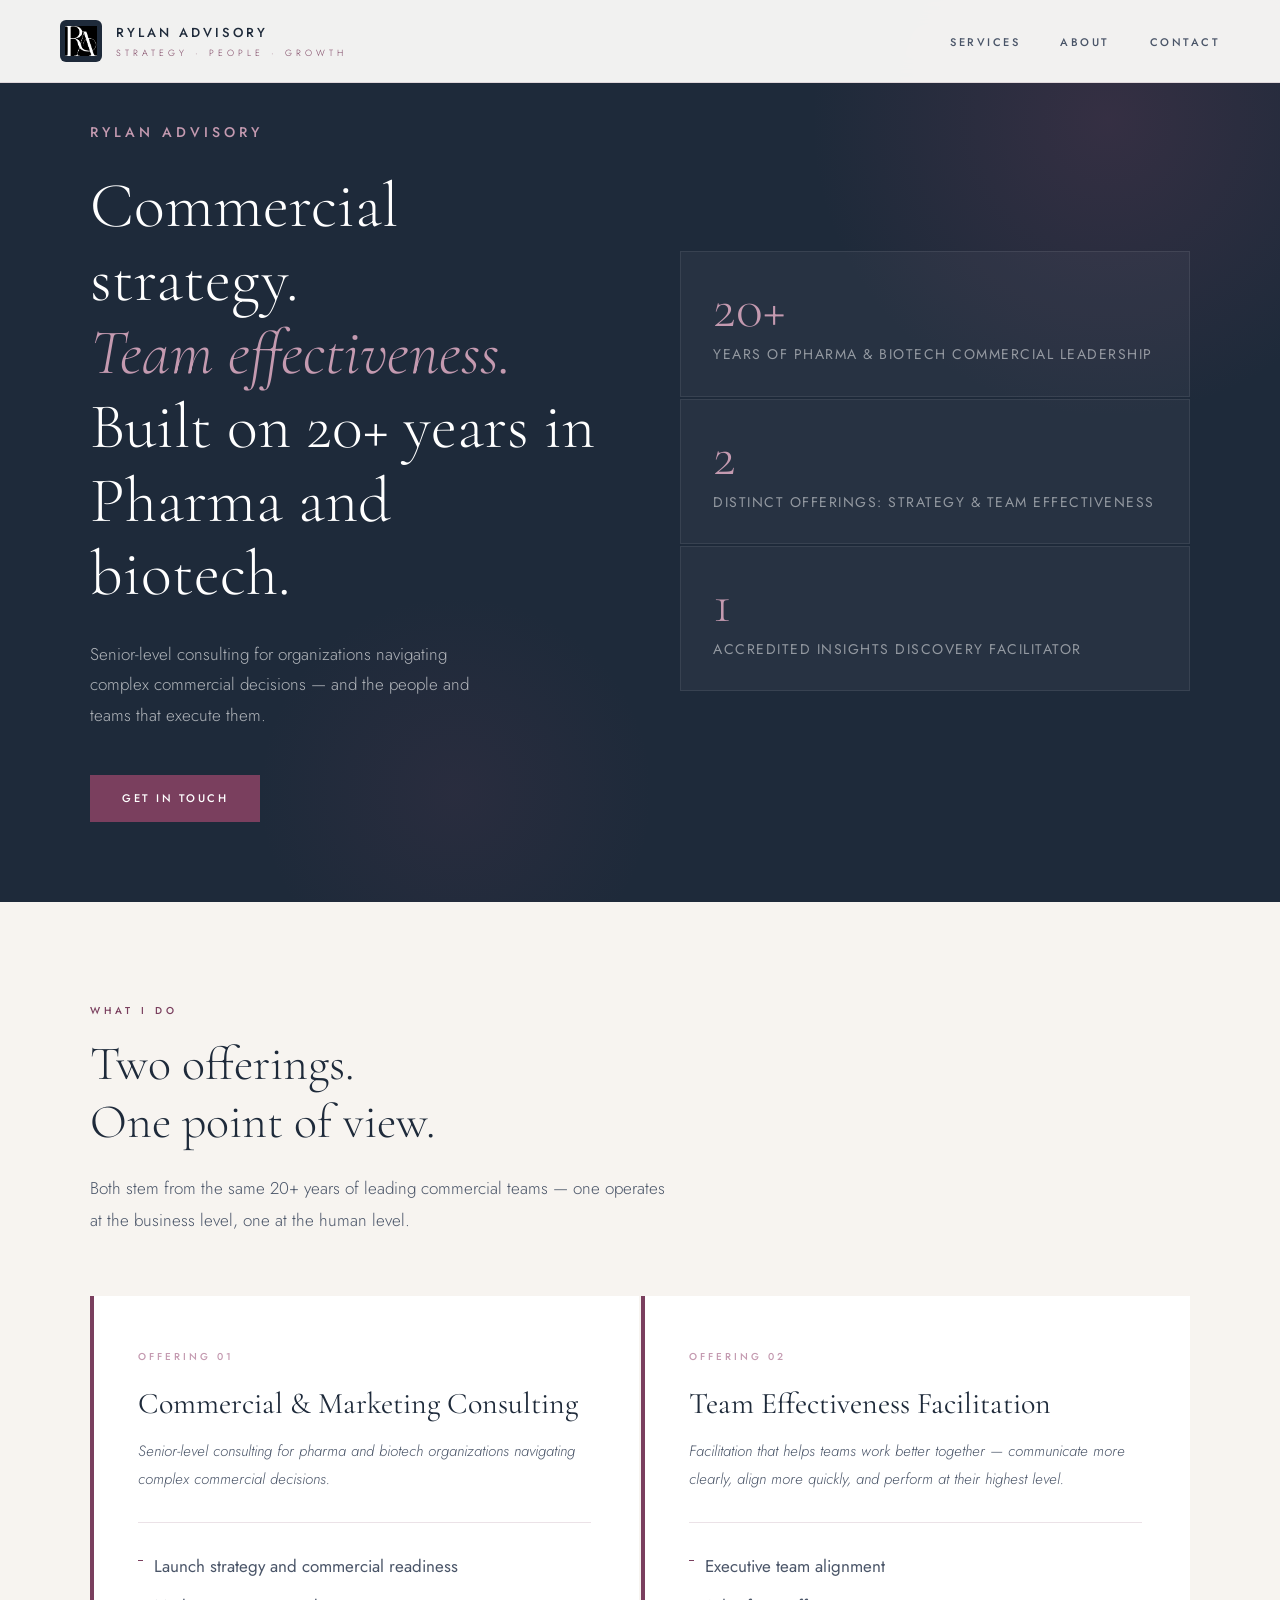
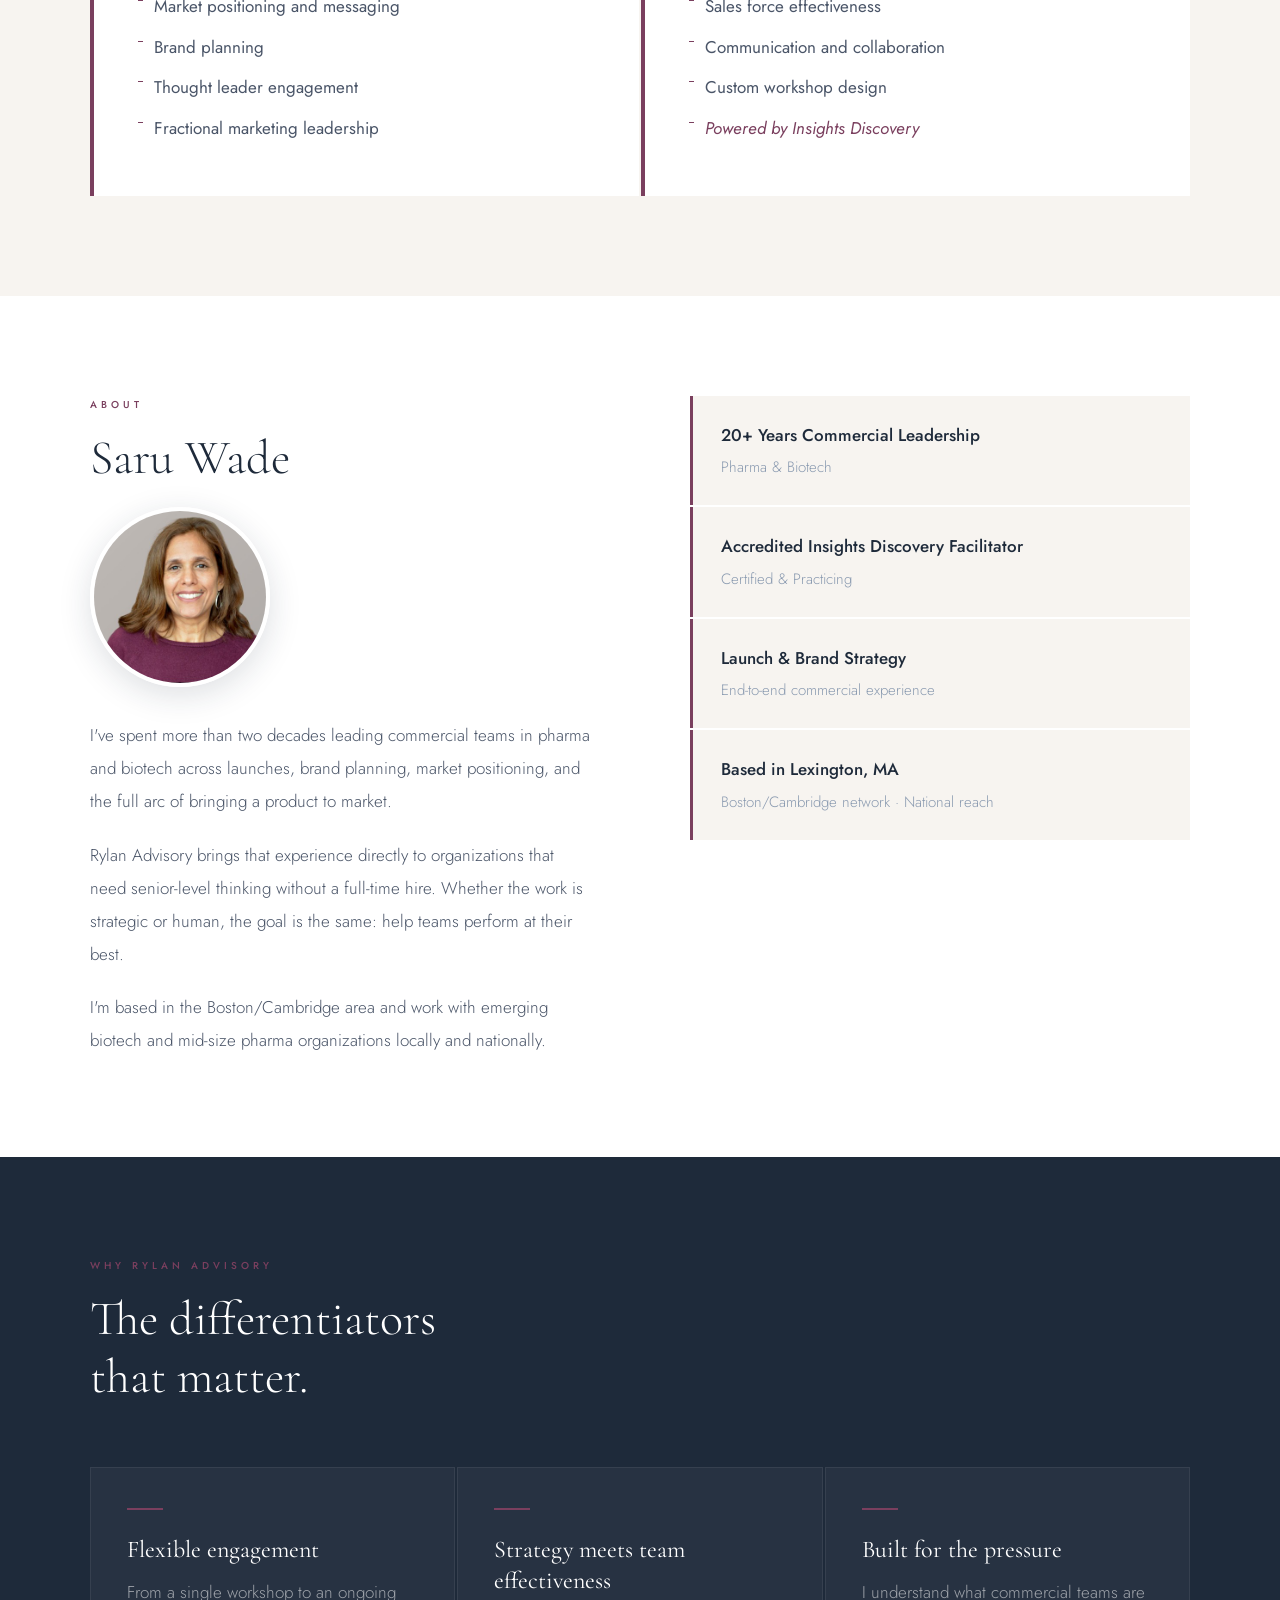
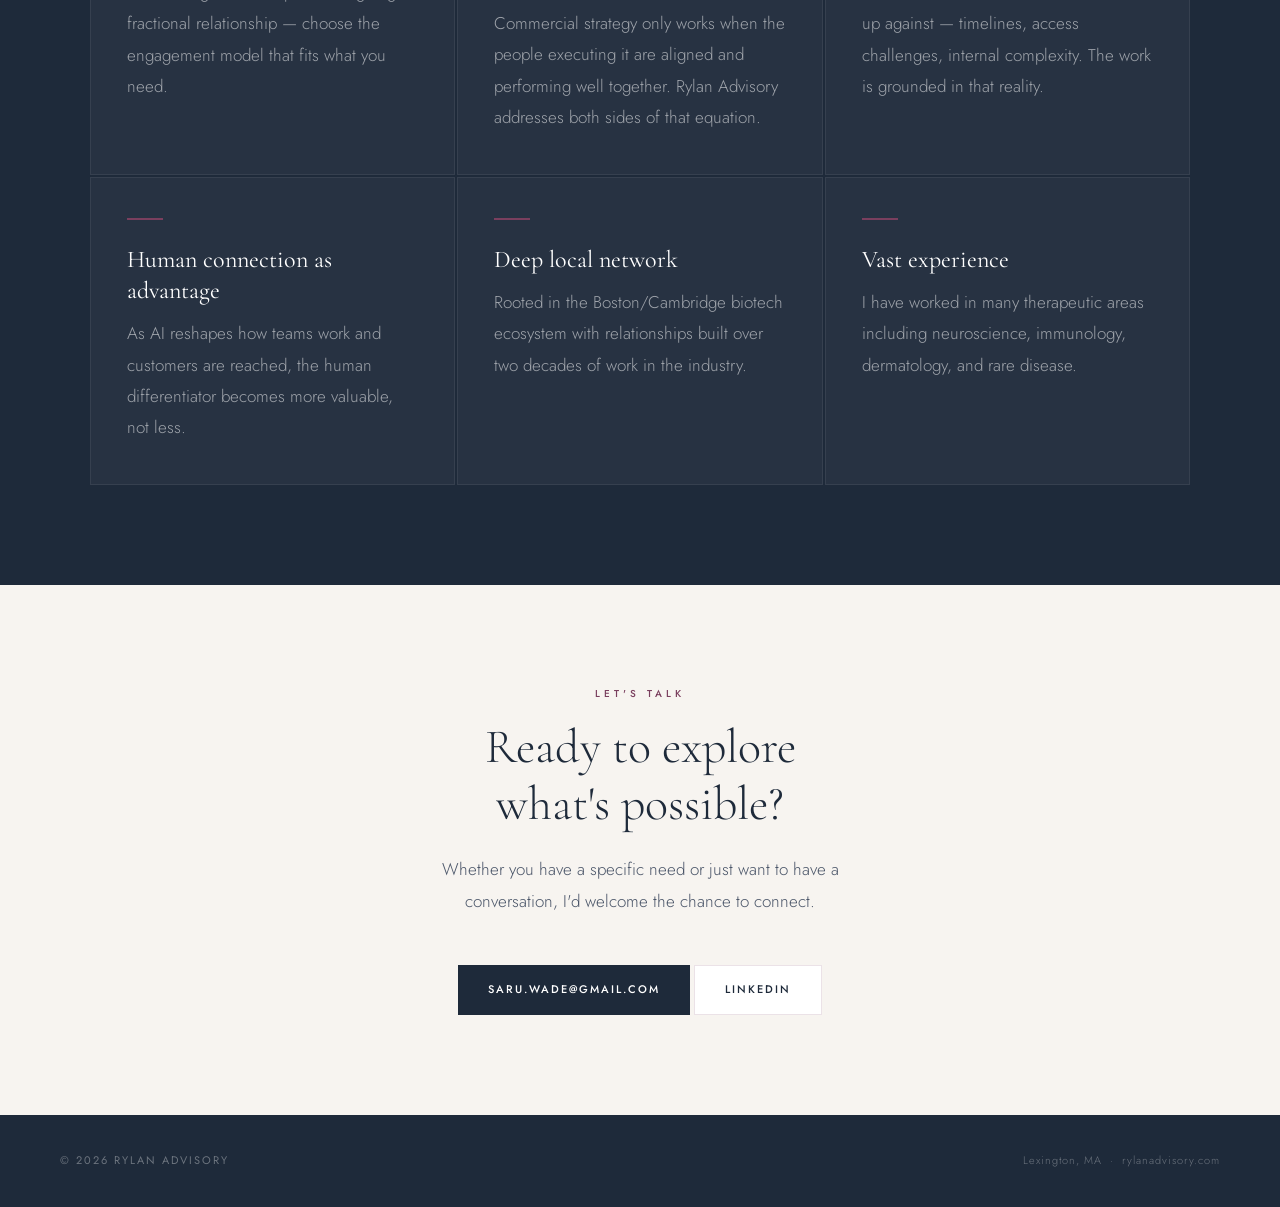
<file: index.html>
<!DOCTYPE html>
<html lang="en">
<head>
<meta charset="UTF-8" />
<meta name="viewport" content="width=device-width, initial-scale=1.0"/>
<meta name="description" content="Rylan Advisory — Commercial strategy and team effectiveness consulting for pharma and biotech organizations. Founded by Saru Wade, based in Lexington, MA." />
<title>Rylan Advisory | Commercial Strategy & Team Effectiveness</title>
<link rel="stylesheet" href="style.css" />
</head>
<body>

<!-- NAV -->
<nav>
  <a href="#" class="nav-logo">
    <div class="nav-logomark">
      <img src="logo.png" alt="Rylan Advisory" />
    </div>
    <div class="nav-wordmark">
      Rylan Advisory
      <span>Strategy · People · Growth</span>
    </div>
  </a>
  <ul>
    <li><a href="#offerings">Services</a></li>
    <li><a href="#about">About</a></li>
    <li><a href="#contact">Contact</a></li>
  </ul>
</nav>

<!-- HERO -->
<section class="hero">
  <div class="hero-inner">
    <div class="hero-left">
      <p class="hero-eyebrow">Rylan Advisory</p>
      <h1 class="hero-headline">
        Commercial strategy.<br/>
        <em>Team effectiveness.</em><br/>
        Built on 20+ years in Pharma and biotech.
      </h1>
      <p class="hero-subhead">
        Senior-level consulting for organizations navigating complex commercial decisions — and the people and teams that execute them.
      </p>
      <a href="#contact" class="hero-cta">Get in touch</a>
    </div>
    <div class="hero-right">
      <div class="hero-stat">
        <div class="hero-stat-number">20+</div>
        <div class="hero-stat-label">Years of pharma &amp; biotech commercial leadership</div>
      </div>
      <div class="hero-stat">
        <div class="hero-stat-number">2</div>
        <div class="hero-stat-label">Distinct offerings: strategy &amp; team effectiveness</div>
      </div>
      <div class="hero-stat">
        <div class="hero-stat-number">1</div>
        <div class="hero-stat-label">Accredited Insights Discovery facilitator</div>
      </div>
    </div>
  </div>
</section>

<!-- OFFERINGS -->
<section class="offerings" id="offerings">
  <div class="section-inner">
    <p class="section-label fade-up">What I Do</p>
    <h2 class="section-title fade-up">Two offerings.<br/>One point of view.</h2>
    <p class="section-intro fade-up">Both stem from the same 20+ years of leading commercial teams — one operates at the business level, one at the human level.</p>
    <div class="offerings-grid">
      <div class="offering-card fade-up">
        <p class="offering-number">Offering 01</p>
        <h3 class="offering-title">Commercial &amp; Marketing Consulting</h3>
        <p class="offering-desc">Senior-level consulting for pharma and biotech organizations navigating complex commercial decisions.</p>
        <ul class="offering-list">
          <li>Launch strategy and commercial readiness</li>
          <li>Market positioning and messaging</li>
          <li>Brand planning</li>
          <li>Thought leader engagement</li>
          <li>Fractional marketing leadership</li>
        </ul>
      </div>
      <div class="offering-card fade-up">
        <p class="offering-number">Offering 02</p>
        <h3 class="offering-title">Team Effectiveness Facilitation</h3>
        <p class="offering-desc">Facilitation that helps teams work better together — communicate more clearly, align more quickly, and perform at their highest level.</p>
        <ul class="offering-list">
          <li>Executive team alignment</li>
          <li>Sales force effectiveness</li>
          <li>Communication and collaboration</li>
          <li>Custom workshop design</li>
          <li><em>Powered by Insights Discovery</em></li>
        </ul>
      </div>
    </div>
  </div>
</section>

<!-- ABOUT -->
<section class="about" id="about">
  <div class="about-inner">
    <div>
      <p class="section-label fade-up">About</p>
      <h2 class="section-title fade-up">Saru Wade</h2>
      <img src="[data-uri]" alt="Saru Wade" class="about-headshot fade-up" />
      <div class="about-body fade-up">
        <p>I've spent more than two decades leading commercial teams in pharma and biotech across launches, brand planning, market positioning, and the full arc of bringing a product to market.</p>
        <p>Rylan Advisory brings that experience directly to organizations that need senior-level thinking without a full-time hire. Whether the work is strategic or human, the goal is the same: help teams perform at their best.</p>
        <p>I'm based in the Boston/Cambridge area and work with emerging biotech and mid-size pharma organizations locally and nationally.</p>
      </div>
    </div>
    <div class="about-credentials fade-up">
      <div class="credential">
        <div class="credential-title">20+ Years Commercial Leadership</div>
        <div class="credential-detail">Pharma &amp; Biotech</div>
      </div>
      <div class="credential">
        <div class="credential-title">Accredited Insights Discovery Facilitator</div>
        <div class="credential-detail">Certified &amp; Practicing</div>
      </div>
      <div class="credential">
        <div class="credential-title">Launch &amp; Brand Strategy</div>
        <div class="credential-detail">End-to-end commercial experience</div>
      </div>
      <div class="credential">
        <div class="credential-title">Based in Lexington, MA</div>
        <div class="credential-detail">Boston/Cambridge network · National reach</div>
      </div>
    </div>
  </div>
</section>

<!-- WHY -->
<section class="why">
  <div class="section-inner">
    <p class="section-label fade-up">Why Rylan Advisory</p>
    <h2 class="section-title fade-up">The differentiators<br/>that matter.</h2>
    <div class="why-grid">
      <div class="why-item fade-up">
        <div class="why-icon"></div>
        <h4 class="why-item-title">Flexible engagement</h4>
        <p class="why-item-text">From a single workshop to an ongoing fractional relationship — choose the engagement model that fits what you need.</p>
      </div>
      <div class="why-item fade-up">
        <div class="why-icon"></div>
        <h4 class="why-item-title">Strategy meets team effectiveness</h4>
        <p class="why-item-text">Commercial strategy only works when the people executing it are aligned and performing well together. Rylan Advisory addresses both sides of that equation.</p>
      </div>
      <div class="why-item fade-up">
        <div class="why-icon"></div>
        <h4 class="why-item-title">Built for the pressure</h4>
        <p class="why-item-text">I understand what commercial teams are up against — timelines, access challenges, internal complexity. The work is grounded in that reality.</p>
      </div>
      <div class="why-item fade-up">
        <div class="why-icon"></div>
        <h4 class="why-item-title">Human connection as advantage</h4>
        <p class="why-item-text">As AI reshapes how teams work and customers are reached, the human differentiator becomes more valuable, not less.</p>
      </div>
      <div class="why-item fade-up">
        <div class="why-icon"></div>
        <h4 class="why-item-title">Deep local network</h4>
        <p class="why-item-text">Rooted in the Boston/Cambridge biotech ecosystem with relationships built over two decades of work in the industry.</p>
      </div>
      <div class="why-item fade-up">
        <div class="why-icon"></div>
        <h4 class="why-item-title">Vast experience</h4>
        <p class="why-item-text">I have worked in many therapeutic areas including neuroscience, immunology, dermatology, and rare disease.</p>
      </div>
    </div>
  </div>
</section>

<!-- CONTACT -->
<section class="contact" id="contact">
  <div class="section-inner">
    <p class="section-label fade-up">Let's Talk</p>
    <h2 class="section-title fade-up">Ready to explore<br/>what's possible?</h2>
    <p class="contact-sub fade-up">Whether you have a specific need or just want to have a conversation, I'd welcome the chance to connect.</p>
    <div class="contact-links fade-up">
      <a href="mailto:saru.wade@gmail.com" class="contact-link primary">saru.wade@gmail.com</a>
      <a href="https://www.linkedin.com/in/saru-wade" class="contact-link secondary" target="_blank">LinkedIn</a>
    </div>
  </div>
</section>

<!-- FOOTER -->
<footer>
  <div class="footer-left">&copy; 2026 Rylan Advisory</div>
  <div class="footer-right">Lexington, MA &nbsp;&middot;&nbsp; rylanadvisory.com</div>
</footer>


<script>
  const observer = new IntersectionObserver((entries) => {
    entries.forEach((entry) => {
      if (entry.isIntersecting) {
        setTimeout(() => entry.target.classList.add('visible'), 80);
      }
    });
  }, { threshold: 0.1 });

  document.querySelectorAll('.fade-up').forEach(el => observer.observe(el));
</script>
</body>
</html>
</file>
<file: style.css>
@import url('https://fonts.googleapis.com/css2?family=Cormorant+Garamond:ital,wght@0,300;0,400;0,600;1,300;1,400&family=Jost:wght@300;400;500;600&display=swap');

:root {
  --navy: #1e2a3a;
  --plum: #7a3f5e;
  --plum-light: #9b5a78;
  --plum-muted: #c49ab0;
  --cream: #f7f4f0;
  --warm-white: #fdfcfa;
  --text-dark: #1e2a3a;
  --text-mid: #4a5568;
  --text-light: #8a9ab0;
  --border: rgba(122,63,94,0.15);
}

*, *::before, *::after {
  box-sizing: border-box;
  margin: 0;
  padding: 0;
}

html { scroll-behavior: smooth; }

body {
  font-family: 'Jost', sans-serif;
  background: var(--warm-white);
  color: var(--text-dark);
  font-weight: 300;
  line-height: 1.8;
  overflow-x: hidden;
}

/* NAV */
nav {
  position: fixed;
  top: 0; left: 0; right: 0;
  z-index: 100;
  padding: 20px 60px;
  display: flex;
  justify-content: space-between;
  align-items: center;
  background: rgba(253,252,250,0.95);
  backdrop-filter: blur(12px);
  border-bottom: 1px solid var(--border);
}

.nav-logo {
  display: flex;
  align-items: center;
  gap: 14px;
  text-decoration: none;
}

.nav-logomark {
  width: 42px;
  height: 42px;
  background: var(--navy);
  border-radius: 6px;
  display: flex;
  align-items: center;
  justify-content: center;
  overflow: hidden;
  flex-shrink: 0;
}

.nav-logomark img {
  width: 32px;
  height: 32px;
  object-fit: contain;
}

.nav-wordmark {
  font-family: 'Jost', sans-serif;
  font-size: 13px;
  font-weight: 500;
  letter-spacing: 3px;
  text-transform: uppercase;
  color: var(--navy);
}

.nav-wordmark span {
  display: block;
  font-size: 9px;
  font-weight: 300;
  letter-spacing: 4px;
  color: var(--plum);
  margin-top: 1px;
}

nav ul {
  list-style: none;
  display: flex;
  gap: 40px;
}

nav ul a {
  text-decoration: none;
  font-size: 11px;
  font-weight: 500;
  letter-spacing: 2.5px;
  text-transform: uppercase;
  color: var(--text-mid);
  transition: color 0.2s;
}

nav ul a:hover { color: var(--plum); }

/* HERO */
.hero {
  min-height: 100vh;
  background: var(--navy);
  display: flex;
  align-items: center;
  position: relative;
  overflow: hidden;
  padding: 120px 60px 80px;
}

.hero::before {
  content: '';
  position: absolute;
  top: -20%;
  right: -10%;
  width: 600px;
  height: 600px;
  background: radial-gradient(circle, rgba(122,63,94,0.25) 0%, transparent 70%);
  pointer-events: none;
}

.hero::after {
  content: '';
  position: absolute;
  bottom: -10%;
  left: 20%;
  width: 400px;
  height: 400px;
  background: radial-gradient(circle, rgba(122,63,94,0.12) 0%, transparent 70%);
  pointer-events: none;
}

.hero-inner {
  max-width: 1100px;
  margin: 0 auto;
  width: 100%;
  display: grid;
  grid-template-columns: 1fr 1fr;
  gap: 80px;
  align-items: center;
  position: relative;
  z-index: 1;
}

.hero-eyebrow {
  font-size: 14px;
  font-weight: 500;
  letter-spacing: 4px;
  text-transform: uppercase;
  color: var(--plum-muted);
  margin-bottom: 24px;
}

.hero-headline {
  font-family: 'Cormorant Garamond', serif;
  font-size: clamp(42px, 5vw, 64px);
  font-weight: 300;
  line-height: 1.15;
  color: white;
  margin-bottom: 28px;
}

.hero-headline em {
  font-style: italic;
  color: var(--plum-muted);
}

.hero-subhead {
  font-size: 17px;
  font-weight: 300;
  color: rgba(255,255,255,0.65);
  line-height: 1.8;
  max-width: 420px;
  margin-bottom: 44px;
}

.hero-cta {
  display: inline-flex;
  align-items: center;
  gap: 12px;
  padding: 14px 32px;
  background: var(--plum);
  color: white;
  text-decoration: none;
  font-size: 11px;
  font-weight: 500;
  letter-spacing: 2.5px;
  text-transform: uppercase;
  transition: background 0.2s, transform 0.2s;
}

.hero-cta:hover {
  background: var(--plum-light);
  transform: translateY(-1px);
}

.hero-right {
  display: flex;
  flex-direction: column;
  gap: 2px;
}

.hero-stat {
  padding: 28px 32px;
  border: 1px solid rgba(255,255,255,0.08);
  background: rgba(255,255,255,0.04);
  transition: background 0.2s;
}

.hero-stat:hover { background: rgba(255,255,255,0.07); }

.hero-stat-number {
  font-family: 'Cormorant Garamond', serif;
  font-size: 56px;
  font-weight: 300;
  color: var(--plum-muted);
  line-height: 1;
  margin-bottom: 6px;
}

.hero-stat-label {
  font-size: 14px;
  font-weight: 400;
  letter-spacing: 1.5px;
  color: rgba(255,255,255,0.5);
  text-transform: uppercase;
}

/* SECTIONS */
section { padding: 100px 60px; }

.section-inner { max-width: 1100px; margin: 0 auto; }

.section-label {
  font-size: 10px;
  font-weight: 500;
  letter-spacing: 4px;
  text-transform: uppercase;
  color: var(--plum);
  margin-bottom: 16px;
}

.section-title {
  font-family: 'Cormorant Garamond', serif;
  font-size: clamp(32px, 4vw, 48px);
  font-weight: 300;
  color: var(--navy);
  line-height: 1.2;
  margin-bottom: 20px;
}

.section-intro {
  font-size: 17px;
  color: var(--text-mid);
  max-width: 580px;
  line-height: 1.9;
  margin-bottom: 60px;
}

/* OFFERINGS */
.offerings { background: var(--cream); }

.offerings-grid {
  display: grid;
  grid-template-columns: 1fr 1fr;
  gap: 2px;
}

.offering-card {
  background: white;
  padding: 52px 48px;
  position: relative;
  overflow: hidden;
  transition: transform 0.25s;
}

.offering-card:hover { transform: translateY(-3px); }

.offering-card::before {
  content: '';
  position: absolute;
  top: 0; left: 0;
  width: 4px;
  height: 100%;
  background: var(--plum);
}

.offering-number {
  font-size: 10px;
  font-weight: 500;
  letter-spacing: 3px;
  text-transform: uppercase;
  color: var(--plum-muted);
  margin-bottom: 20px;
}

.offering-title {
  font-family: 'Cormorant Garamond', serif;
  font-size: 30px;
  font-weight: 400;
  color: var(--navy);
  margin-bottom: 16px;
  line-height: 1.2;
}

.offering-desc {
  font-size: 15px;
  color: var(--text-mid);
  line-height: 1.85;
  font-style: italic;
  margin-bottom: 28px;
  padding-bottom: 28px;
  border-bottom: 1px solid var(--border);
}

.offering-list {
  list-style: none;
  display: flex;
  flex-direction: column;
  gap: 10px;
}

.offering-list li {
  font-size: 17px;
  font-weight: 400;
  color: var(--text-mid);
  padding-left: 16px;
  position: relative;
}

.offering-list li::before {
  content: '';
  position: absolute;
  left: 0;
  top: 9px;
  width: 5px;
  height: 1px;
  background: var(--plum);
}

/* ABOUT */
.about { background: white; }

.about-inner {
  max-width: 1100px;
  margin: 0 auto;
  display: grid;
  grid-template-columns: 1fr 1fr;
  gap: 100px;
  align-items: start;
}

.about-body {
  font-size: 17px;
  color: var(--text-mid);
  line-height: 1.95;
}

.about-body p + p { margin-top: 20px; }

.about-headshot {
  width: 180px;
  height: 180px;
  border-radius: 50%;
  object-fit: cover;
  object-position: center top;
  border: 4px solid white;
  box-shadow: 0 8px 32px rgba(30,42,58,0.15);
  margin-bottom: 32px;
  display: block;
}

.about-credentials {
  display: flex;
  flex-direction: column;
  gap: 2px;
}

.credential {
  padding: 24px 28px;
  background: var(--cream);
  border-left: 3px solid var(--plum);
}

.credential-title {
  font-size: 17px;
  font-weight: 500;
  color: var(--navy);
  margin-bottom: 4px;
}

.credential-detail {
  font-size: 15px;
  color: var(--text-light);
}

/* WHY */
.why { background: var(--navy); color: white; }
.why .section-title { color: white; }

.why-grid {
  display: grid;
  grid-template-columns: repeat(3, 1fr);
  gap: 2px;
  margin-top: 60px;
}

.why-item {
  padding: 40px 36px;
  background: rgba(255,255,255,0.04);
  border: 1px solid rgba(255,255,255,0.07);
  transition: background 0.2s;
}

.why-item:hover { background: rgba(255,255,255,0.08); }

.why-icon {
  width: 36px;
  height: 2px;
  background: var(--plum);
  margin-bottom: 24px;
}

.why-item-title {
  font-family: 'Cormorant Garamond', serif;
  font-size: 24px;
  font-weight: 400;
  color: white;
  margin-bottom: 12px;
  line-height: 1.3;
}

.why-item-text {
  font-size: 17px;
  color: rgba(255,255,255,0.55);
  line-height: 1.85;
}

/* CONTACT */
.contact { background: var(--cream); text-align: center; }

.contact .section-inner {
  display: flex;
  flex-direction: column;
  align-items: center;
}

.contact-sub {
  font-size: 17px;
  color: var(--text-mid);
  max-width: 460px;
  line-height: 1.85;
  margin-bottom: 48px;
}

.contact-links {
  display: flex;
  gap: 4px;
  flex-wrap: wrap;
  justify-content: center;
}

.contact-link {
  display: inline-flex;
  align-items: center;
  padding: 14px 30px;
  text-decoration: none;
  font-size: 11px;
  font-weight: 500;
  letter-spacing: 2px;
  text-transform: uppercase;
  transition: all 0.2s;
}

.contact-link.primary { background: var(--navy); color: white; }
.contact-link.primary:hover { background: var(--plum); }
.contact-link.secondary { background: white; color: var(--navy); border: 1px solid var(--border); }
.contact-link.secondary:hover { border-color: var(--plum); color: var(--plum); }

/* FOOTER */
footer {
  background: var(--navy);
  padding: 36px 60px;
  display: flex;
  justify-content: space-between;
  align-items: center;
}

.footer-left {
  font-size: 11px;
  font-weight: 400;
  letter-spacing: 2px;
  text-transform: uppercase;
  color: rgba(255,255,255,0.35);
}

.footer-right {
  font-size: 11px;
  color: rgba(255,255,255,0.35);
  letter-spacing: 1px;
}

/* ANIMATIONS */
.fade-up {
  opacity: 0;
  transform: translateY(24px);
  transition: opacity 0.7s ease, transform 0.7s ease;
}

.fade-up.visible {
  opacity: 1;
  transform: translateY(0);
}

/* RESPONSIVE */
@media (max-width: 900px) {
  nav { padding: 16px 24px; }
  nav ul { display: none; }
  section { padding: 70px 24px; }
  .hero { padding: 100px 24px 70px; }
  .hero-inner { grid-template-columns: 1fr; gap: 50px; }
  .hero-right { display: none; }
  .offerings-grid { grid-template-columns: 1fr; }
  .about-inner { grid-template-columns: 1fr; gap: 50px; }
  .why-grid { grid-template-columns: 1fr; }
  footer { flex-direction: column; gap: 12px; text-align: center; }
}

.offering-list li em {
  font-style: italic;
  color: var(--plum);
}
</file>
